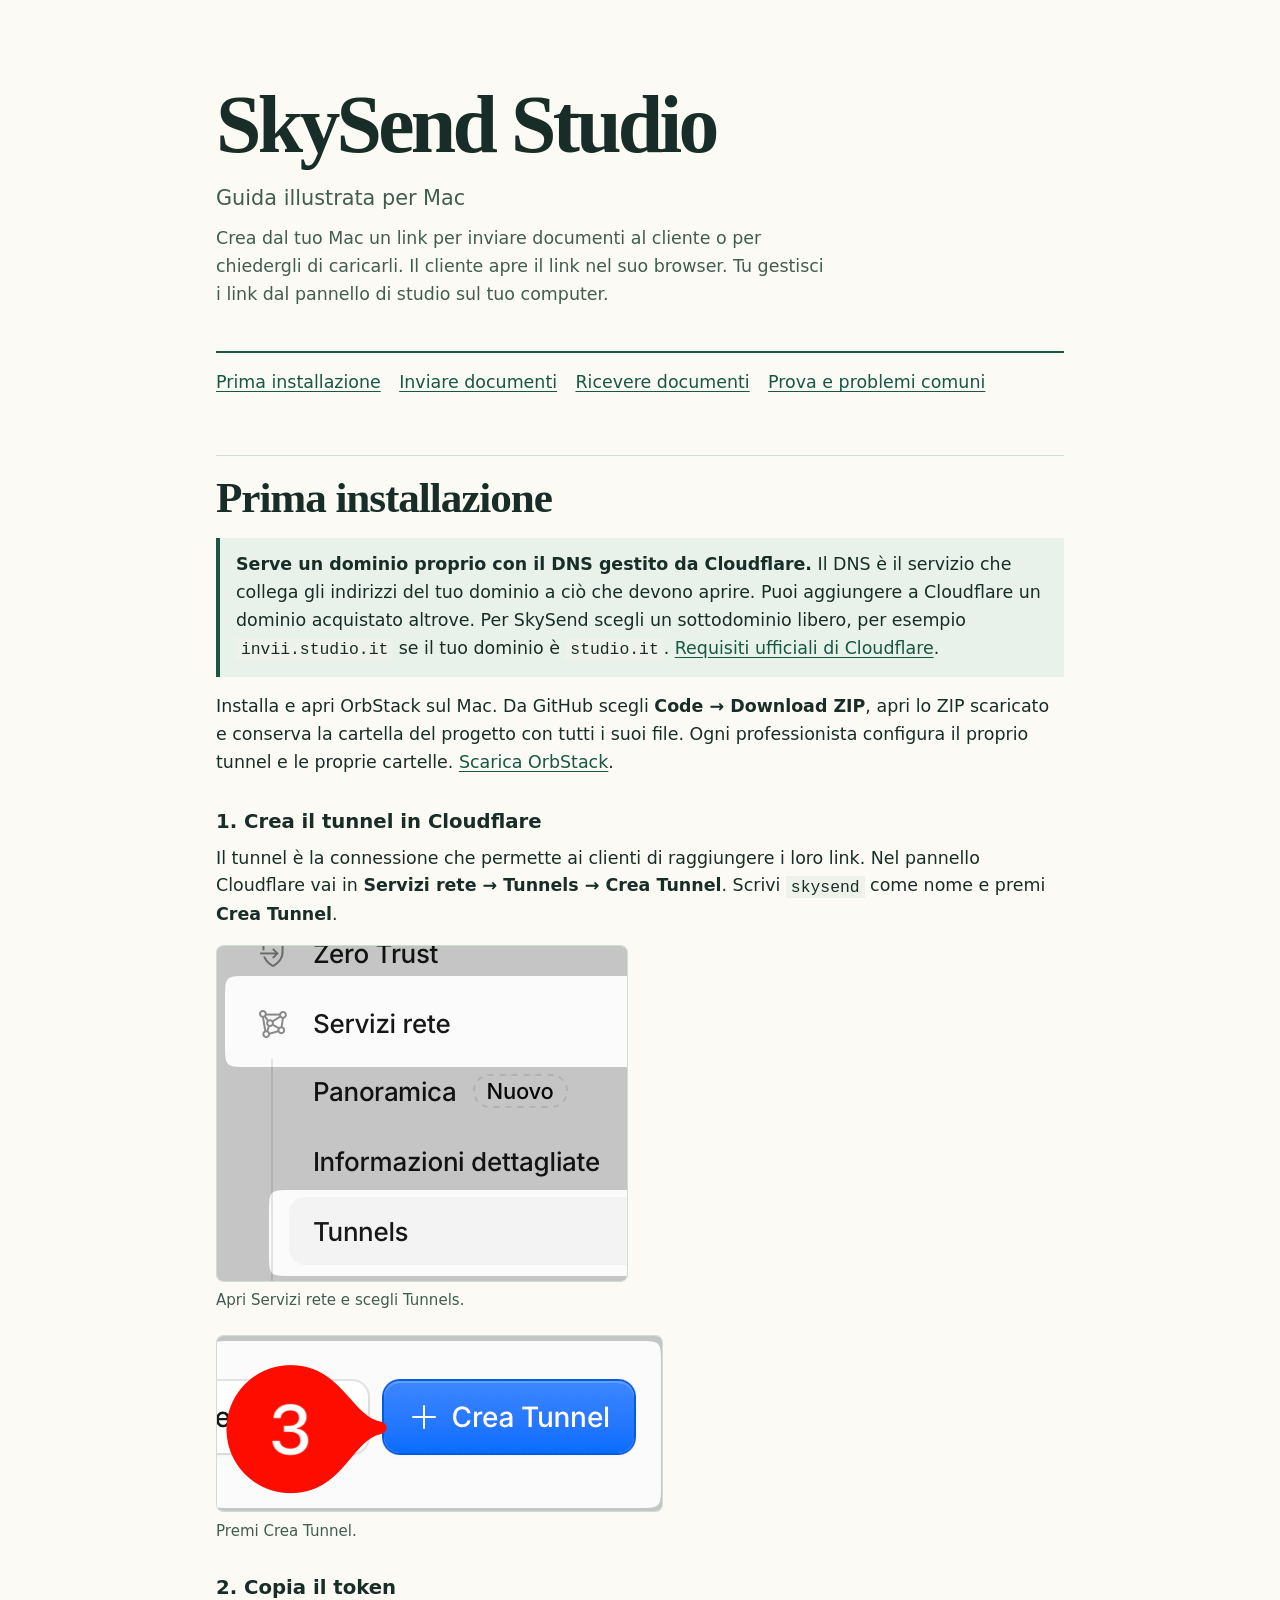
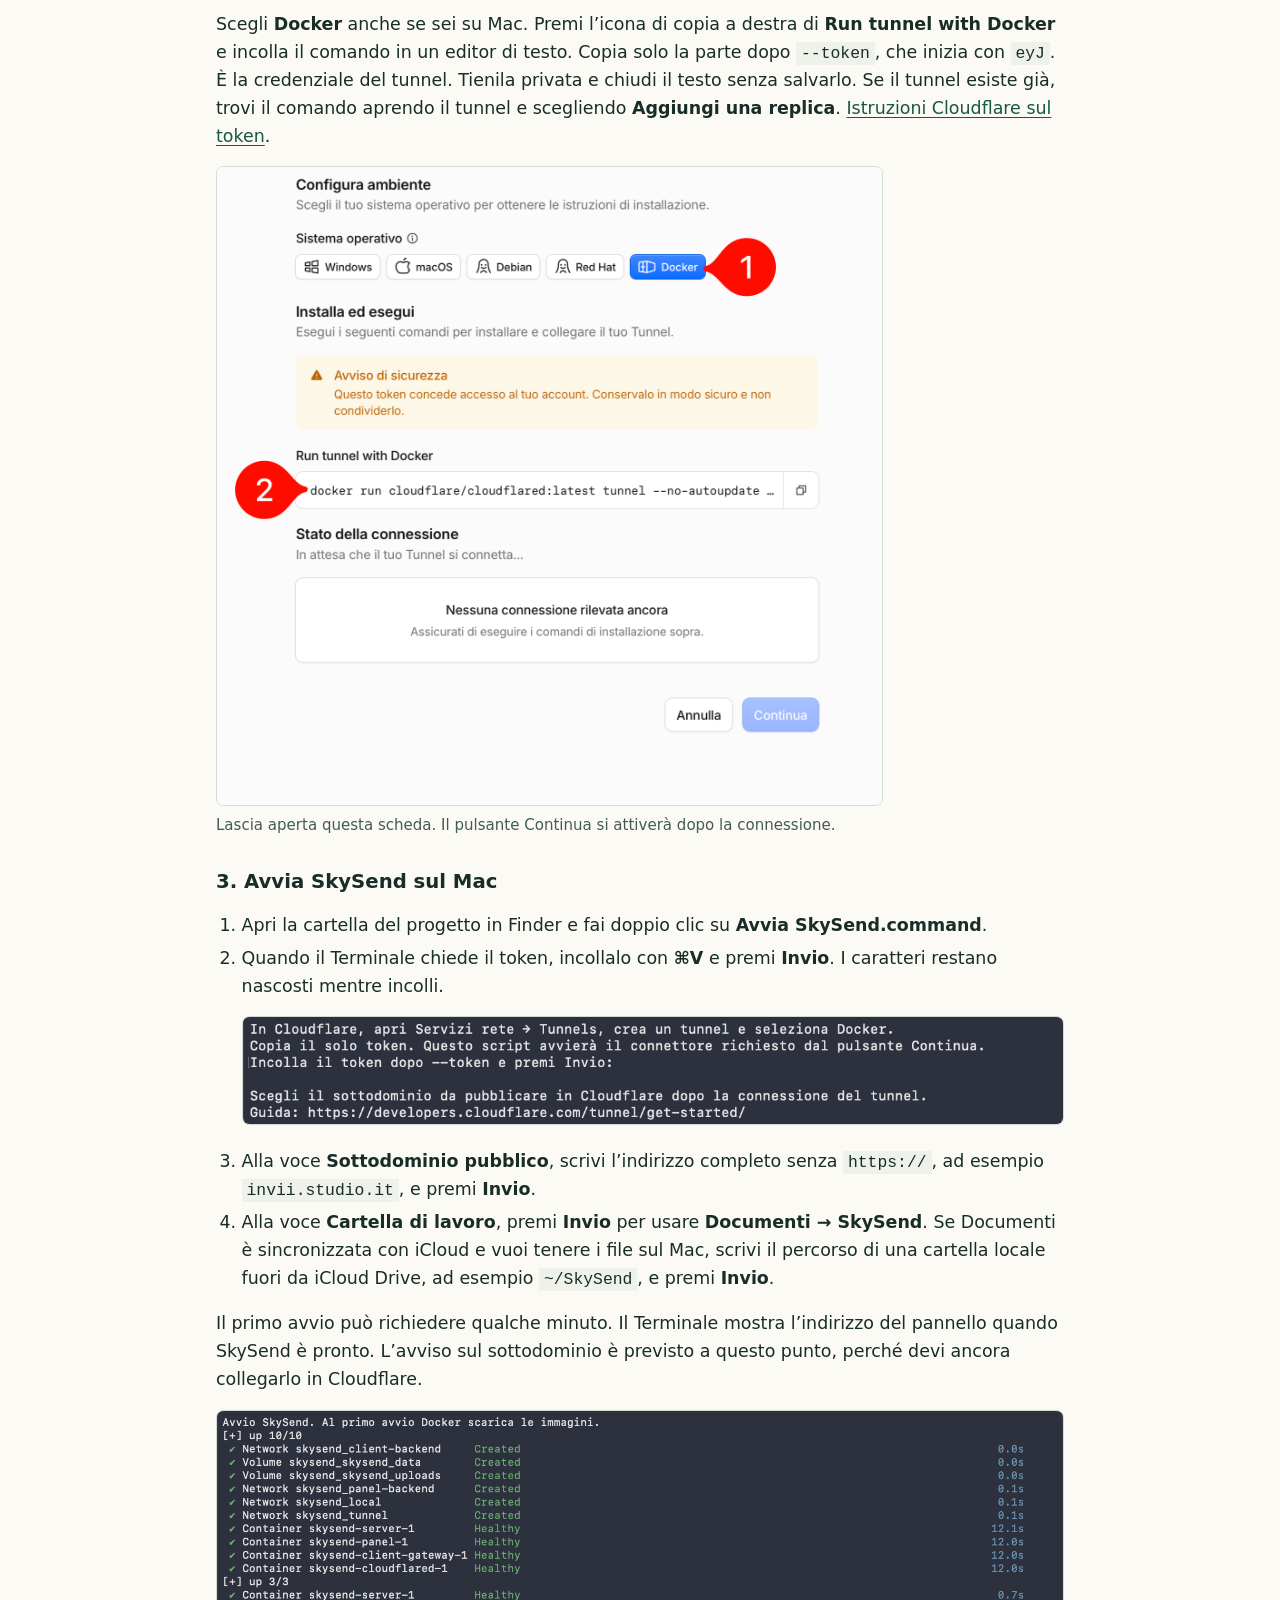
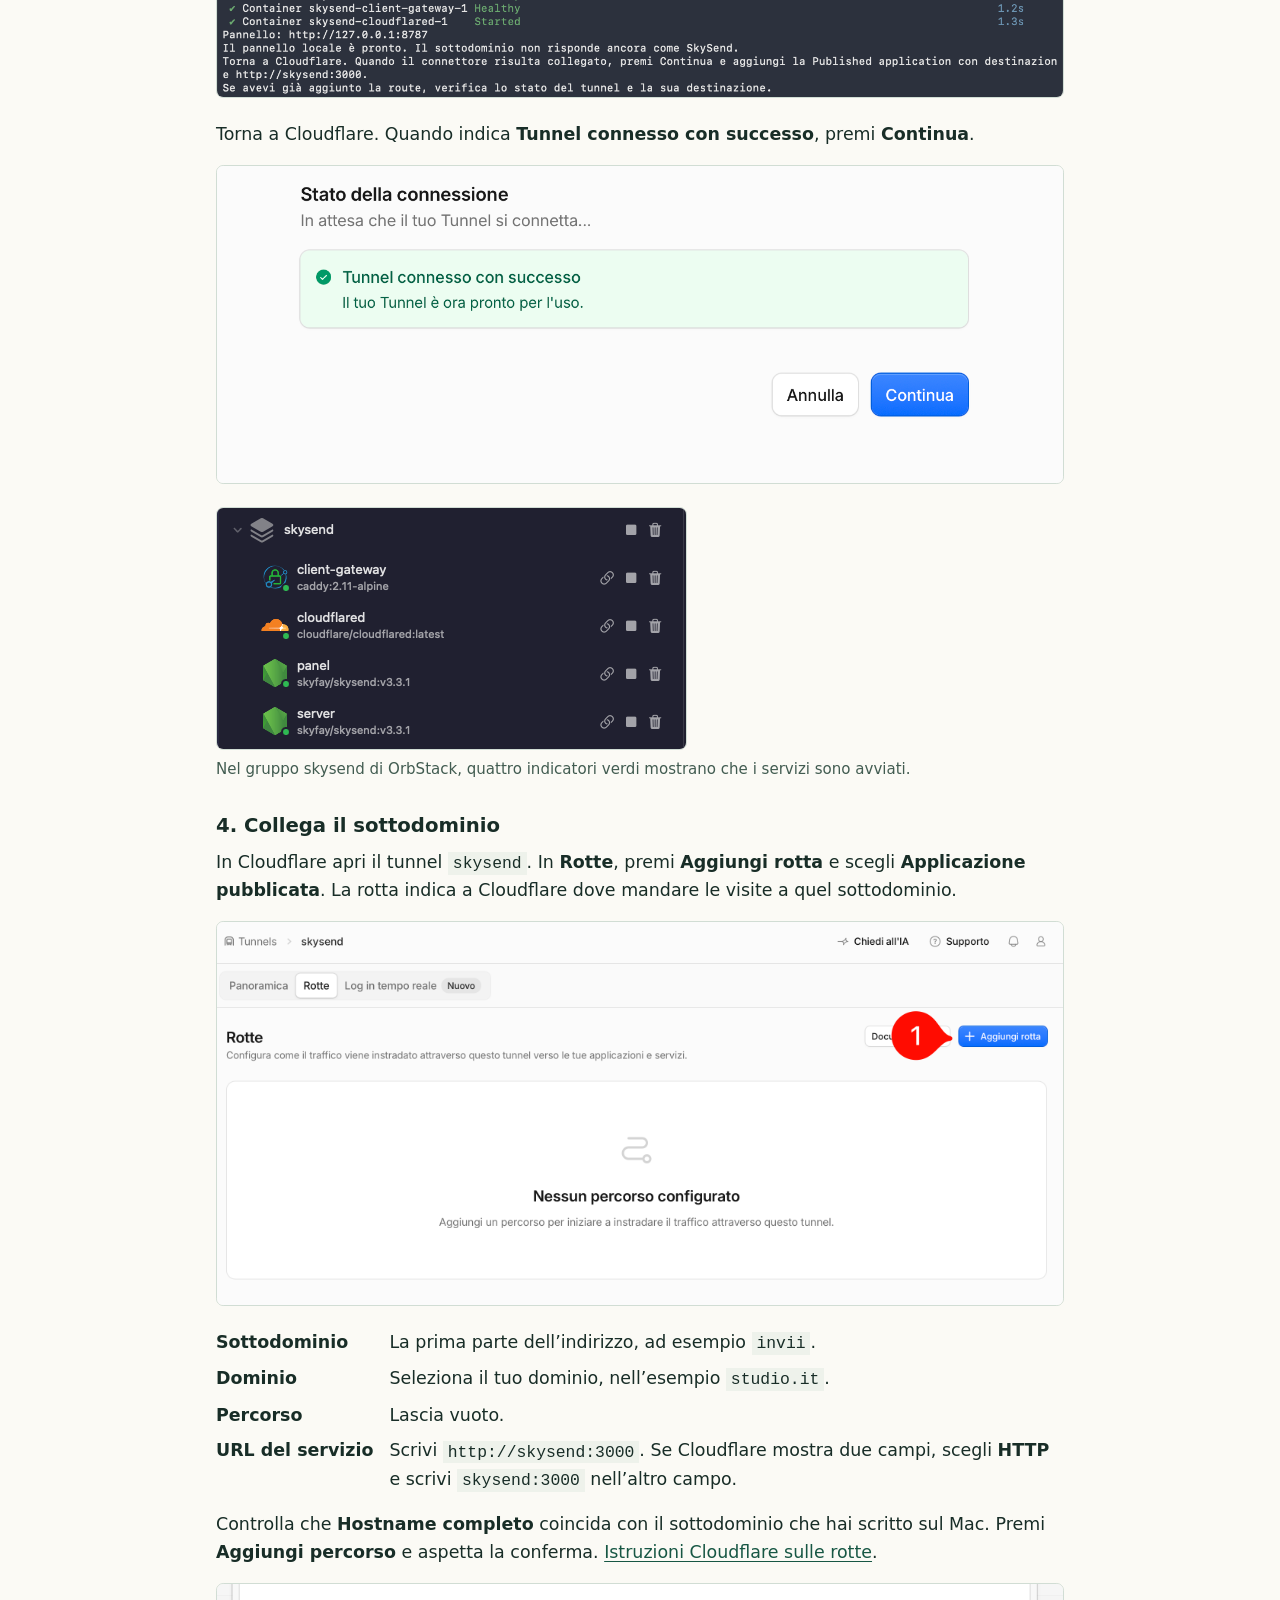
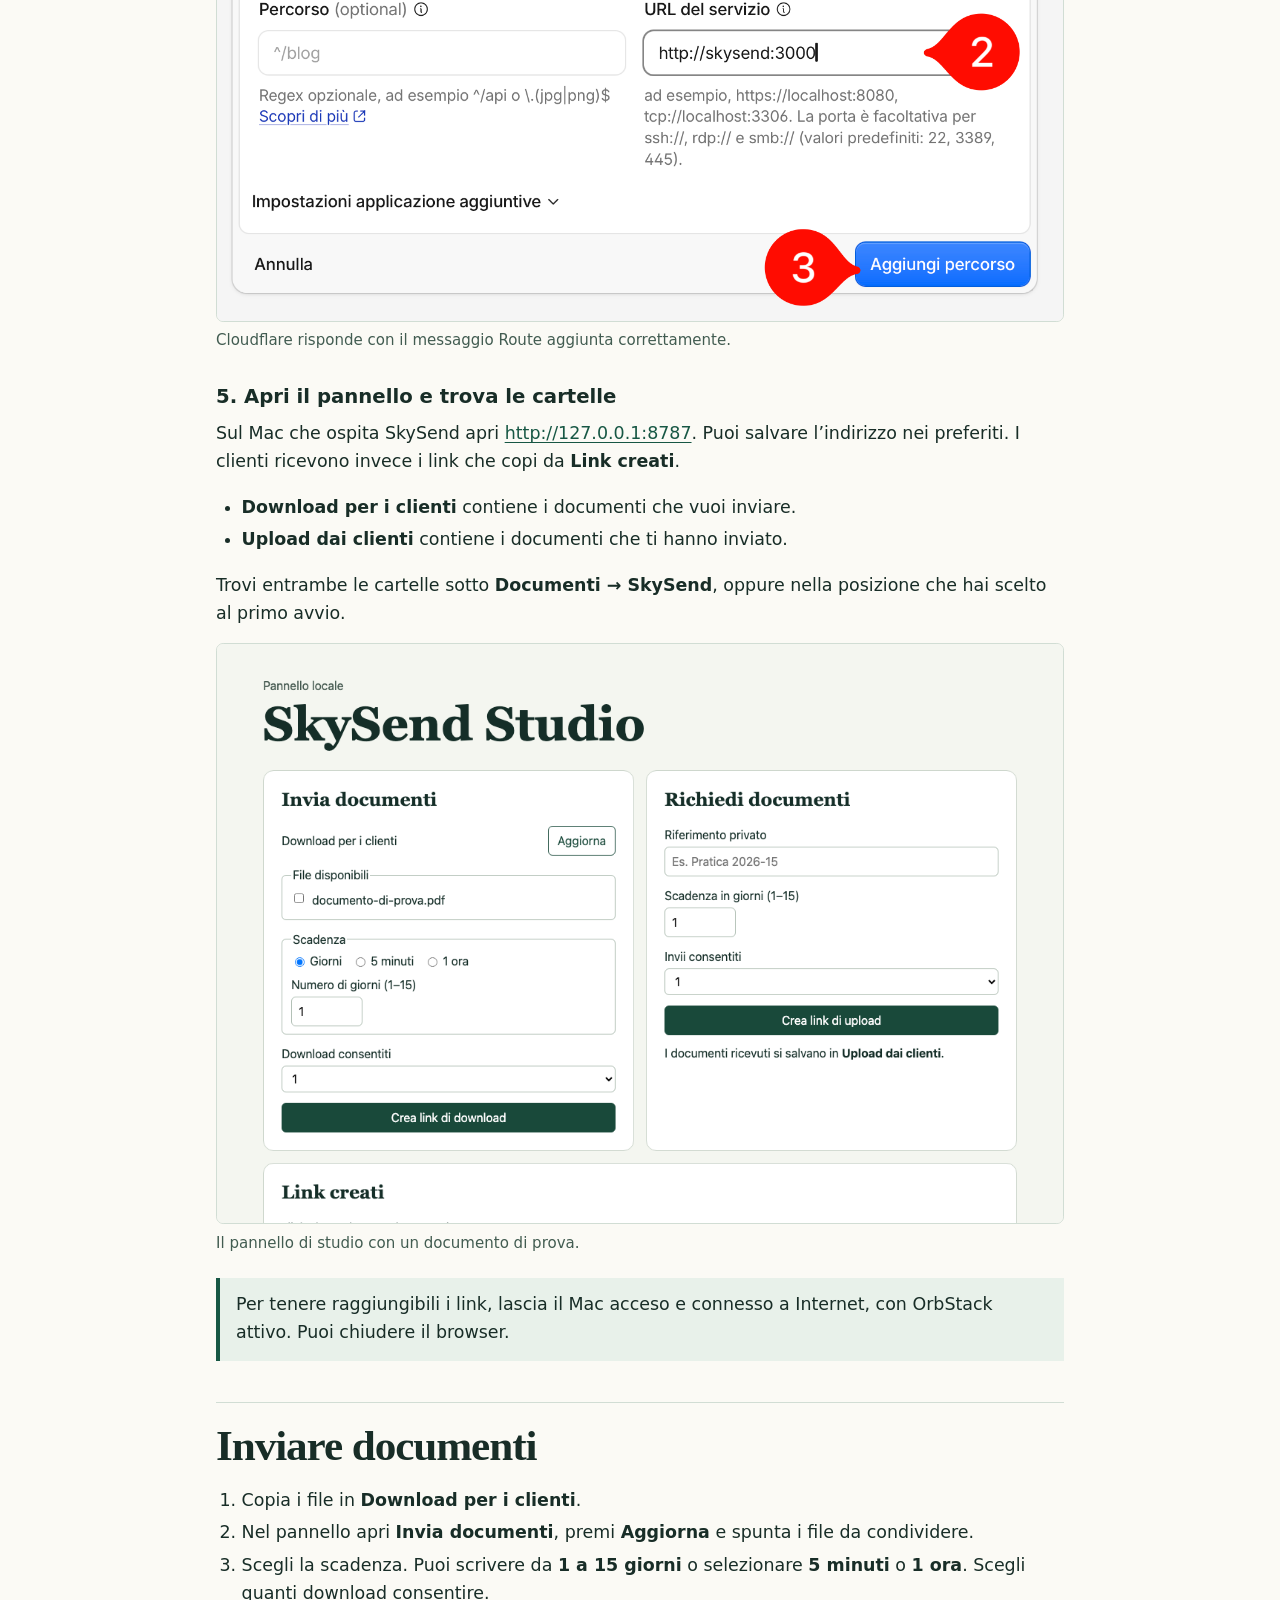
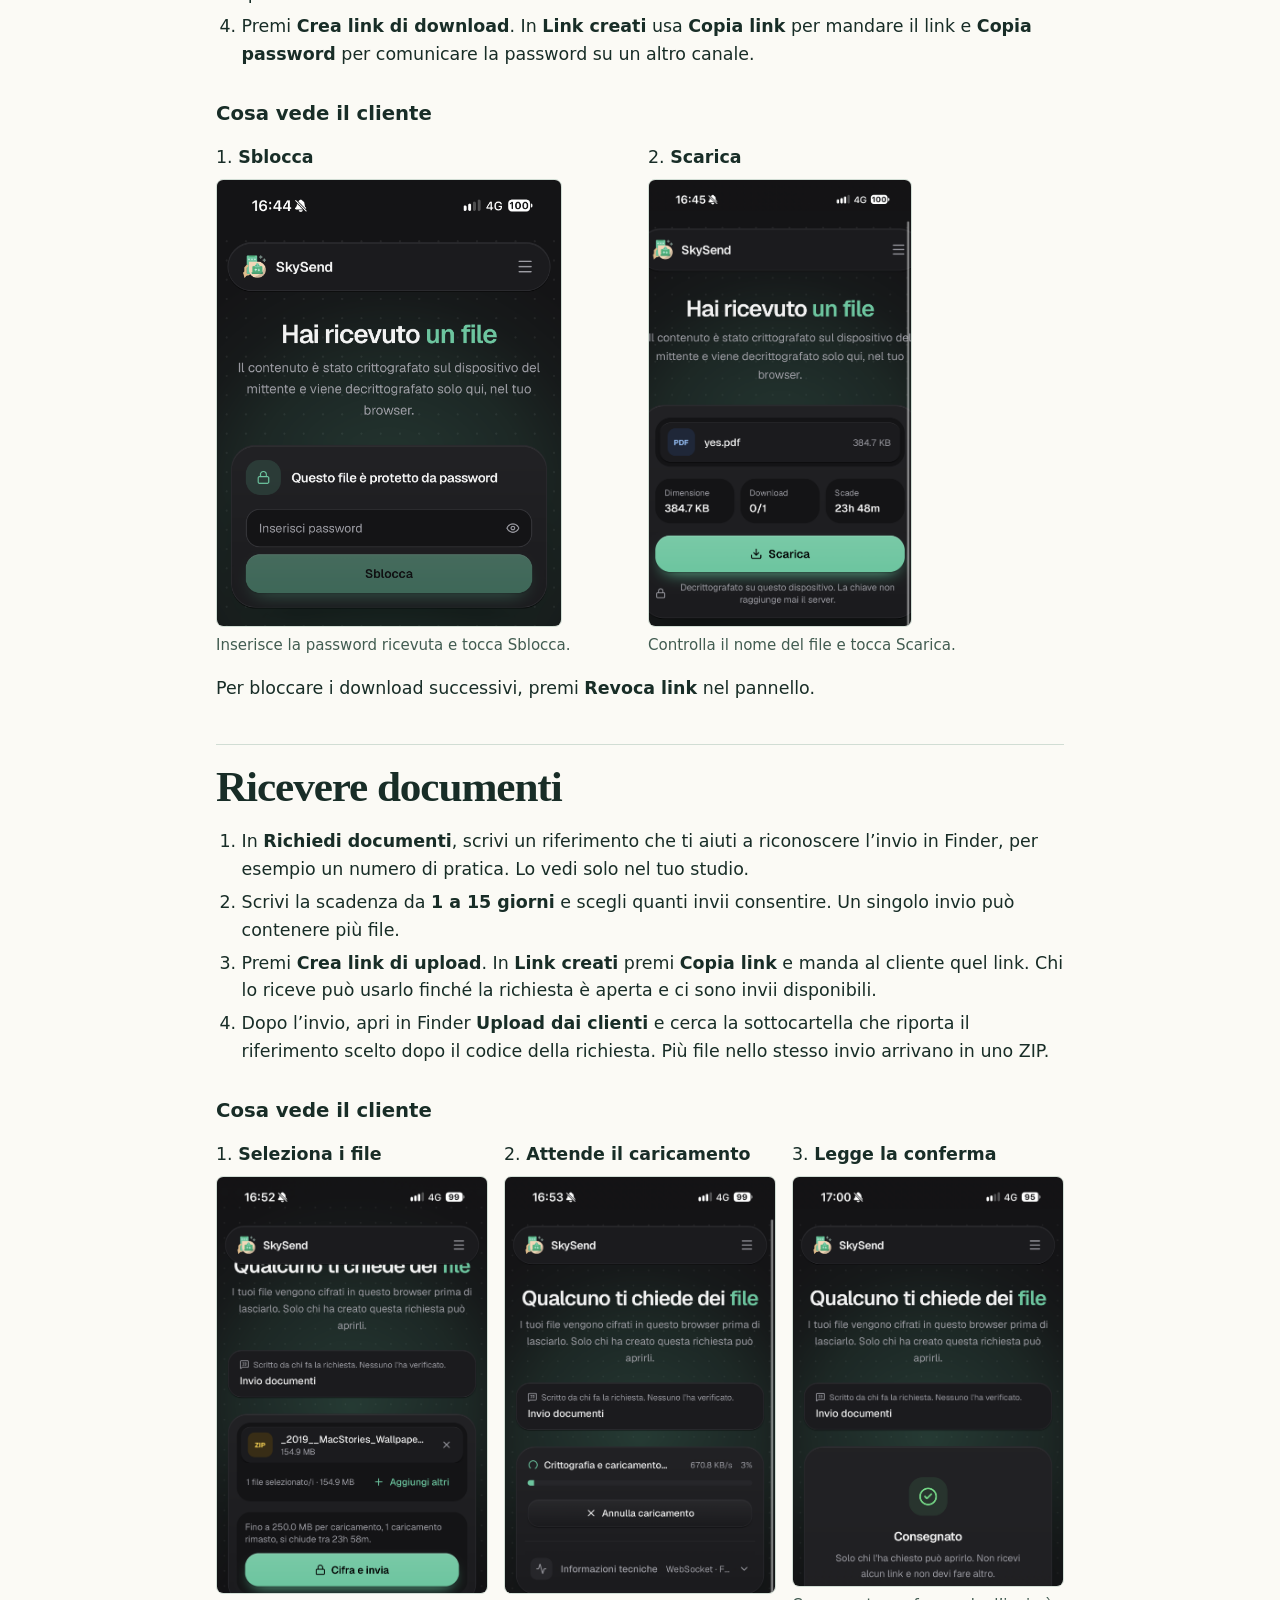
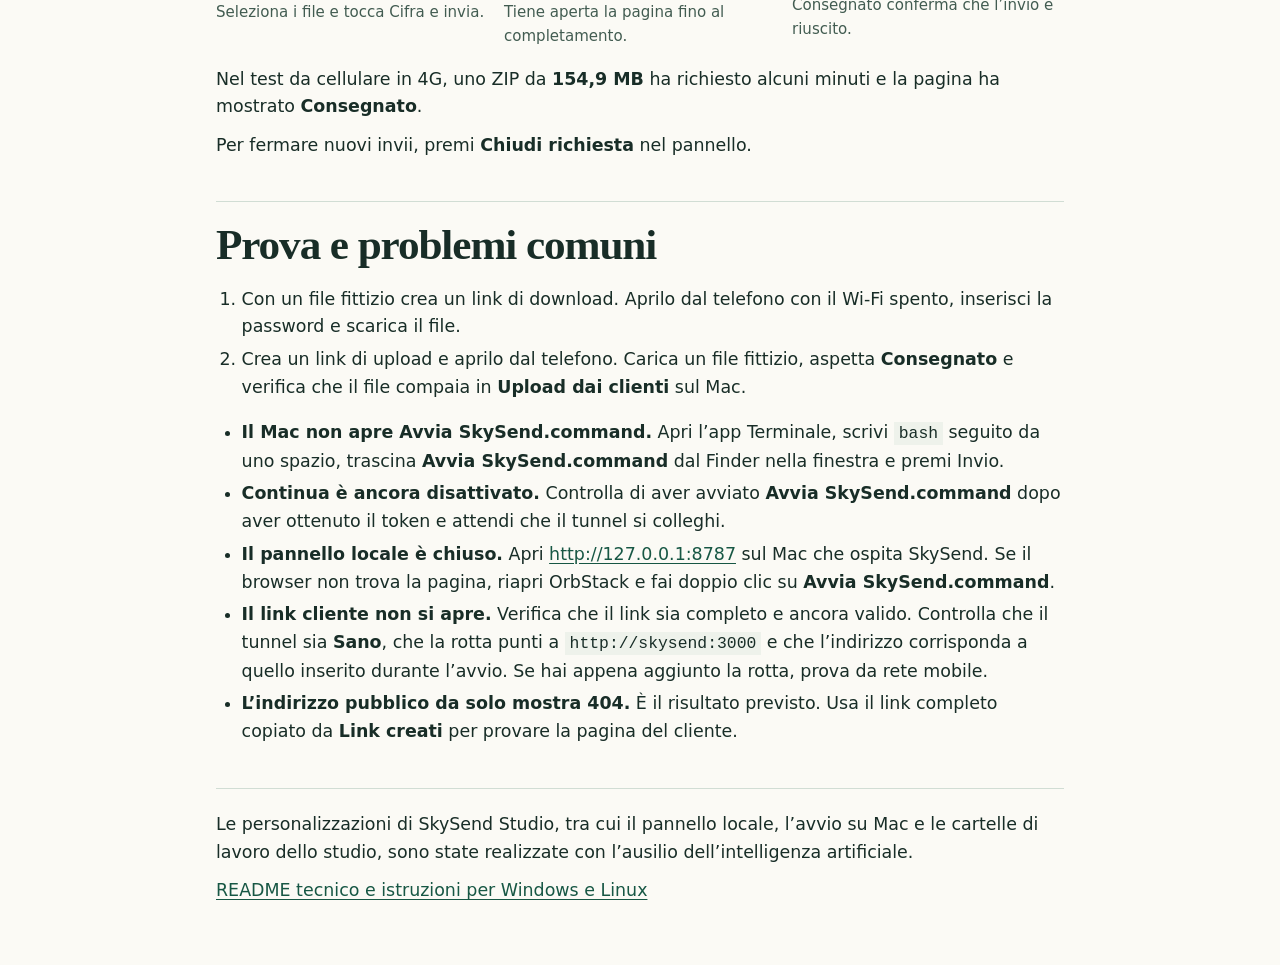
<file: Guida SkySend.html>
<!doctype html>
<html lang="it">
<head>
  <meta charset="utf-8">
  <meta name="viewport" content="width=device-width, initial-scale=1">
  <title>SkySend Studio · Guida illustrata per Mac</title>
  <style>
    :root {
      color-scheme: light;
      --ink: #182d27;
      --muted: #425c51;
      --green: #175744;
      --line: #d1ddd4;
      --paper: #fbfaf5;
      --note: #e8f1ea;
    }
    * { box-sizing: border-box; }
    body { margin: 0; background: var(--paper); color: var(--ink); font: 1.09rem/1.6 system-ui, sans-serif; }
    main { width: min(100% - 2rem, 53rem); margin: 0 auto 4rem; }
    header { padding: clamp(2rem, 9vw, 5rem) 0 2rem; border-bottom: 2px solid var(--green); }
    h1, h2 { font-family: Georgia, serif; line-height: 1.1; }
    h1 { font-size: clamp(2.9rem, 8vw, 5.1rem); margin: 0 0 .75rem; letter-spacing: -.045em; }
    h2 { font-size: clamp(1.95rem, 5vw, 2.7rem); margin: 0 0 1rem; letter-spacing: -.025em; }
    h3 { margin: 2rem 0 .55rem; line-height: 1.3; font-size: 1.23rem; }
    p { margin: .65rem 0; }
    header p { max-width: 38rem; color: var(--muted); }
    .subtitle { font-size: 1.3rem; }
    a { color: var(--green); text-underline-offset: .19em; }
    a:focus-visible { outline: 2px solid var(--green); outline-offset: 4px; }
    nav ul { display: flex; flex-wrap: wrap; gap: .55rem 1.15rem; margin: 0; padding: 1rem 0; list-style: none; }
    section { margin-top: 2.6rem; padding-top: 1.15rem; border-top: 1px solid var(--line); scroll-margin: 1rem; }
    ol, ul { padding-inline-start: 1.6rem; }
    li + li { margin-top: .3rem; }
    nav li + li { margin-top: 0; }
    .note { padding: .85rem 1rem; background: var(--note); border-left: .25rem solid var(--green); margin: 1rem 0; }
    figure { margin: 1rem 0 1.45rem; }
    img { display: block; width: auto; max-width: 100%; max-height: 40rem; border: 1px solid var(--line); border-radius: .45rem; }
    figcaption { color: var(--muted); margin-top: .4rem; font-size: .94rem; }
    .phone-steps { display: grid; grid-template-columns: repeat(auto-fit, minmax(min(100%, 13rem), 1fr)); gap: 1rem; list-style-position: inside; padding: 0; }
    .phone-steps li { margin: 0; }
    .phone-steps figure { margin: .45rem 0 0; }
    .phone-steps img { max-height: 28rem; }
    code { font-size: .94em; background: #eef2eb; padding: .12em .3em; overflow-wrap: anywhere; }
    .fields { display: grid; grid-template-columns: minmax(7.5rem, auto) 1fr; gap: .5rem 1rem; }
    .fields dt { font-weight: 700; }
    .fields dd { margin: 0; }
    footer { border-top: 1px solid var(--line); margin-top: 2.6rem; padding-top: .75rem; }
    @media print {
      body { background: white; font-size: 10pt; }
      main { width: 100%; margin: 0; }
      header { padding-top: 0; }
      h2, h3 { break-after: avoid; }
      figure { break-inside: avoid; }
      img { max-height: 16cm; }
      .phone-steps img { max-height: 9cm; }
    }
  </style>
</head>
<body>
<main>
  <header>
    <h1>SkySend Studio</h1>
    <p class="subtitle">Guida illustrata per Mac</p>
    <p>Crea dal tuo Mac un link per inviare documenti al cliente o per chiedergli di caricarli. Il cliente apre il link nel suo browser. Tu gestisci i link dal pannello di studio sul tuo computer.</p>
  </header>

  <nav aria-label="Indice della guida">
    <ul>
      <li><a href="#installazione">Prima installazione</a></li>
      <li><a href="#inviare">Inviare documenti</a></li>
      <li><a href="#ricevere">Ricevere documenti</a></li>
      <li><a href="#prova">Prova e problemi comuni</a></li>
    </ul>
  </nav>

  <section id="installazione" aria-labelledby="installazione-titolo">
    <h2 id="installazione-titolo">Prima installazione</h2>
    <div class="note">
      <strong>Serve un dominio proprio con il DNS gestito da Cloudflare.</strong> Il DNS è il servizio che collega gli indirizzi del tuo dominio a ciò che devono aprire. Puoi aggiungere a Cloudflare un dominio acquistato altrove. Per SkySend scegli un sottodominio libero, per esempio <code>invii.studio.it</code> se il tuo dominio è <code>studio.it</code>.
      <a href="https://developers.cloudflare.com/tunnel/get-started/#prerequisites">Requisiti ufficiali di Cloudflare</a>.
    </div>
    <p>Installa e apri OrbStack sul Mac. Da GitHub scegli <strong>Code → Download ZIP</strong>, apri lo ZIP scaricato e conserva la cartella del progetto con tutti i suoi file. Ogni professionista configura il proprio tunnel e le proprie cartelle. <a href="https://orbstack.dev/">Scarica OrbStack</a>.</p>

    <h3>1. Crea il tunnel in Cloudflare</h3>
    <p>Il tunnel è la connessione che permette ai clienti di raggiungere i loro link. Nel pannello Cloudflare vai in <strong>Servizi rete → Tunnels → Crea Tunnel</strong>. Scrivi <code>skysend</code> come nome e premi <strong>Crea Tunnel</strong>.</p>
    <figure>
      <img src="docs/images/cloudflare-apri-tunnels.png" alt="Menu Servizi rete con la voce Tunnels evidenziata">
      <figcaption>Apri Servizi rete e scegli Tunnels.</figcaption>
    </figure>
    <figure>
      <img src="docs/images/cloudflare-crea-tunnel.png" alt="Pulsante blu Crea Tunnel nella dashboard Cloudflare">
      <figcaption>Premi Crea Tunnel.</figcaption>
    </figure>

    <h3>2. Copia il token</h3>
    <p>Scegli <strong>Docker</strong> anche se sei su Mac. Premi l’icona di copia a destra di <strong>Run tunnel with Docker</strong> e incolla il comando in un editor di testo. Copia solo la parte dopo <code>--token</code>, che inizia con <code>eyJ</code>. È la credenziale del tunnel. Tienila privata e chiudi il testo senza salvarlo. Se il tunnel esiste già, trovi il comando aprendo il tunnel e scegliendo <strong>Aggiungi una replica</strong>. <a href="https://developers.cloudflare.com/tunnel/reference/tunnel-tokens/#get-the-token">Istruzioni Cloudflare sul token</a>.</p>
    <figure>
      <img src="docs/images/cloudflare-seleziona-docker.png" alt="Docker selezionato in Cloudflare sopra la riga con il comando da copiare">
      <figcaption>Lascia aperta questa scheda. Il pulsante Continua si attiverà dopo la connessione.</figcaption>
    </figure>

    <h3>3. Avvia SkySend sul Mac</h3>
    <ol>
      <li>Apri la cartella del progetto in Finder e fai doppio clic su <strong>Avvia SkySend.command</strong>.</li>
      <li>Quando il Terminale chiede il token, incollalo con <strong>⌘V</strong> e premi <strong>Invio</strong>. I caratteri restano nascosti mentre incolli.
        <figure>
          <img src="docs/images/terminale-incolla-token.png" alt="Terminale con il messaggio Incolla il token dopo --token e premi Invio">
        </figure>
      </li>
      <li>Alla voce <strong>Sottodominio pubblico</strong>, scrivi l’indirizzo completo senza <code>https://</code>, ad esempio <code>invii.studio.it</code>, e premi <strong>Invio</strong>.</li>
      <li>Alla voce <strong>Cartella di lavoro</strong>, premi <strong>Invio</strong> per usare <strong>Documenti → SkySend</strong>. Se Documenti è sincronizzata con iCloud e vuoi tenere i file sul Mac, scrivi il percorso di una cartella locale fuori da iCloud Drive, ad esempio <code>~/SkySend</code>, e premi <strong>Invio</strong>.</li>
    </ol>
    <p>Il primo avvio può richiedere qualche minuto. Il Terminale mostra l’indirizzo del pannello quando SkySend è pronto. L’avviso sul sottodominio è previsto a questo punto, perché devi ancora collegarlo in Cloudflare.</p>
    <figure>
      <img src="docs/images/terminale-avvio-completato.png" alt="Terminale con i servizi avviati, l’indirizzo del pannello locale e le istruzioni per tornare a Cloudflare">
    </figure>
    <p>Torna a Cloudflare. Quando indica <strong>Tunnel connesso con successo</strong>, premi <strong>Continua</strong>.</p>
    <figure>
      <img src="docs/images/cloudflare-tunnel-connesso.png" alt="Cloudflare mostra Tunnel connesso con successo e il pulsante Continua è attivo">
    </figure>
    <figure>
      <img src="docs/images/orbstack-servizi-attivi.png" alt="OrbStack mostra i quattro servizi SkySend, ognuno con un indicatore verde">
      <figcaption>Nel gruppo skysend di OrbStack, quattro indicatori verdi mostrano che i servizi sono avviati.</figcaption>
    </figure>

    <h3>4. Collega il sottodominio</h3>
    <p>In Cloudflare apri il tunnel <code>skysend</code>. In <strong>Rotte</strong>, premi <strong>Aggiungi rotta</strong> e scegli <strong>Applicazione pubblicata</strong>. La rotta indica a Cloudflare dove mandare le visite a quel sottodominio.</p>
    <figure>
      <img src="docs/images/cloudflare-aggiungi-rotta.png" alt="Scheda Rotte del tunnel skysend con il pulsante Aggiungi rotta">
    </figure>
    <dl class="fields">
      <dt>Sottodominio</dt><dd>La prima parte dell’indirizzo, ad esempio <code>invii</code>.</dd>
      <dt>Dominio</dt><dd>Seleziona il tuo dominio, nell’esempio <code>studio.it</code>.</dd>
      <dt>Percorso</dt><dd>Lascia vuoto.</dd>
      <dt>URL del servizio</dt><dd>Scrivi <code>http://skysend:3000</code>. Se Cloudflare mostra due campi, scegli <strong>HTTP</strong> e scrivi <code>skysend:3000</code> nell’altro campo.</dd>
    </dl>
    <p>Controlla che <strong>Hostname completo</strong> coincida con il sottodominio che hai scritto sul Mac. Premi <strong>Aggiungi percorso</strong> e aspetta la conferma. <a href="https://developers.cloudflare.com/tunnel/get-started/#publish-an-application">Istruzioni Cloudflare sulle rotte</a>.</p>
    <figure>
      <img src="docs/images/cloudflare-url-servizio.png" alt="Campo URL del servizio compilato con http://skysend:3000 e pulsante Aggiungi percorso">
      <figcaption>Cloudflare risponde con il messaggio Route aggiunta correttamente.</figcaption>
    </figure>

    <h3>5. Apri il pannello e trova le cartelle</h3>
    <p>Sul Mac che ospita SkySend apri <a href="http://127.0.0.1:8787">http://127.0.0.1:8787</a>. Puoi salvare l’indirizzo nei preferiti. I clienti ricevono invece i link che copi da <strong>Link creati</strong>.</p>
    <ul>
      <li><strong>Download per i clienti</strong> contiene i documenti che vuoi inviare.</li>
      <li><strong>Upload dai clienti</strong> contiene i documenti che ti hanno inviato.</li>
    </ul>
    <p>Trovi entrambe le cartelle sotto <strong>Documenti → SkySend</strong>, oppure nella posizione che hai scelto al primo avvio.</p>
    <figure>
      <img src="docs/images/skysend-pannello-guida.png" alt="Pannello SkySend Studio con i riquadri Invia documenti e Richiedi documenti e i campi numerici della scadenza">
      <figcaption>Il pannello di studio con un documento di prova.</figcaption>
    </figure>
    <p class="note">Per tenere raggiungibili i link, lascia il Mac acceso e connesso a Internet, con OrbStack attivo. Puoi chiudere il browser.</p>
  </section>

  <section id="inviare" aria-labelledby="inviare-titolo">
    <h2 id="inviare-titolo">Inviare documenti</h2>
    <ol>
      <li>Copia i file in <strong>Download per i clienti</strong>.</li>
      <li>Nel pannello apri <strong>Invia documenti</strong>, premi <strong>Aggiorna</strong> e spunta i file da condividere.</li>
      <li>Scegli la scadenza. Puoi scrivere da <strong>1 a 15 giorni</strong> o selezionare <strong>5 minuti</strong> o <strong>1 ora</strong>. Scegli quanti download consentire.</li>
      <li>Premi <strong>Crea link di download</strong>. In <strong>Link creati</strong> usa <strong>Copia link</strong> per mandare il link e <strong>Copia password</strong> per comunicare la password su un altro canale.</li>
    </ol>
    <h3>Cosa vede il cliente</h3>
    <ol class="phone-steps">
      <li><strong>Sblocca</strong><figure><img src="docs/images/skysend-cellulare-sblocca.png" alt="Pagina del cliente con il campo password e il pulsante Sblocca"><figcaption>Inserisce la password ricevuta e tocca Sblocca.</figcaption></figure></li>
      <li><strong>Scarica</strong><figure><img src="docs/images/skysend-cellulare-scarica.png" alt="File sbloccato e pulsante Scarica"><figcaption>Controlla il nome del file e tocca Scarica.</figcaption></figure></li>
    </ol>
    <p>Per bloccare i download successivi, premi <strong>Revoca link</strong> nel pannello.</p>
  </section>

  <section id="ricevere" aria-labelledby="ricevere-titolo">
    <h2 id="ricevere-titolo">Ricevere documenti</h2>
    <ol>
      <li>In <strong>Richiedi documenti</strong>, scrivi un riferimento che ti aiuti a riconoscere l’invio in Finder, per esempio un numero di pratica. Lo vedi solo nel tuo studio.</li>
      <li>Scrivi la scadenza da <strong>1 a 15 giorni</strong> e scegli quanti invii consentire. Un singolo invio può contenere più file.</li>
      <li>Premi <strong>Crea link di upload</strong>. In <strong>Link creati</strong> premi <strong>Copia link</strong> e manda al cliente quel link. Chi lo riceve può usarlo finché la richiesta è aperta e ci sono invii disponibili.</li>
      <li>Dopo l’invio, apri in Finder <strong>Upload dai clienti</strong> e cerca la sottocartella che riporta il riferimento scelto dopo il codice della richiesta. Più file nello stesso invio arrivano in uno ZIP.</li>
    </ol>
    <h3>Cosa vede il cliente</h3>
    <ol class="phone-steps">
      <li><strong>Seleziona i file</strong><figure><img src="docs/images/skysend-cellulare-upload-seleziona.png" alt="File ZIP selezionato e pulsante Cifra e invia"><figcaption>Seleziona i file e tocca Cifra e invia.</figcaption></figure></li>
      <li><strong>Attende il caricamento</strong><figure><img src="docs/images/skysend-cellulare-upload-caricamento.png" alt="Barra di avanzamento della cifratura e del caricamento"><figcaption>Tiene aperta la pagina fino al completamento.</figcaption></figure></li>
      <li><strong>Legge la conferma</strong><figure><img src="docs/images/skysend-cellulare-upload-consegnato.png" alt="Conferma Consegnato con spunta verde"><figcaption>Consegnato conferma che l’invio è riuscito.</figcaption></figure></li>
    </ol>
    <p>Nel test da cellulare in 4G, uno ZIP da <strong>154,9 MB</strong> ha richiesto alcuni minuti e la pagina ha mostrato <strong>Consegnato</strong>.</p>
    <p>Per fermare nuovi invii, premi <strong>Chiudi richiesta</strong> nel pannello.</p>
  </section>

  <section id="prova" aria-labelledby="prova-titolo">
    <h2 id="prova-titolo">Prova e problemi comuni</h2>
    <ol>
      <li>Con un file fittizio crea un link di download. Aprilo dal telefono con il Wi-Fi spento, inserisci la password e scarica il file.</li>
      <li>Crea un link di upload e aprilo dal telefono. Carica un file fittizio, aspetta <strong>Consegnato</strong> e verifica che il file compaia in <strong>Upload dai clienti</strong> sul Mac.</li>
    </ol>
    <ul>
      <li><strong>Il Mac non apre Avvia SkySend.command.</strong> Apri l’app Terminale, scrivi <code>bash</code> seguito da uno spazio, trascina <strong>Avvia SkySend.command</strong> dal Finder nella finestra e premi Invio.</li>
      <li><strong>Continua è ancora disattivato.</strong> Controlla di aver avviato <strong>Avvia SkySend.command</strong> dopo aver ottenuto il token e attendi che il tunnel si colleghi.</li>
      <li><strong>Il pannello locale è chiuso.</strong> Apri <a href="http://127.0.0.1:8787">http://127.0.0.1:8787</a> sul Mac che ospita SkySend. Se il browser non trova la pagina, riapri OrbStack e fai doppio clic su <strong>Avvia SkySend.command</strong>.</li>
      <li><strong>Il link cliente non si apre.</strong> Verifica che il link sia completo e ancora valido. Controlla che il tunnel sia <strong>Sano</strong>, che la rotta punti a <code>http://skysend:3000</code> e che l’indirizzo corrisponda a quello inserito durante l’avvio. Se hai appena aggiunto la rotta, prova da rete mobile.</li>
      <li><strong>L’indirizzo pubblico da solo mostra 404.</strong> È il risultato previsto. Usa il link completo copiato da <strong>Link creati</strong> per provare la pagina del cliente.</li>
    </ul>
  </section>

  <footer>
    <p>Le personalizzazioni di SkySend Studio, tra cui il pannello locale, l’avvio su Mac e le cartelle di lavoro dello studio, sono state realizzate con l’ausilio dell’intelligenza artificiale.</p>
    <p><a href="README.md">README tecnico e istruzioni per Windows e Linux</a></p>
  </footer>
</main>
</body>
</html>
</file>
